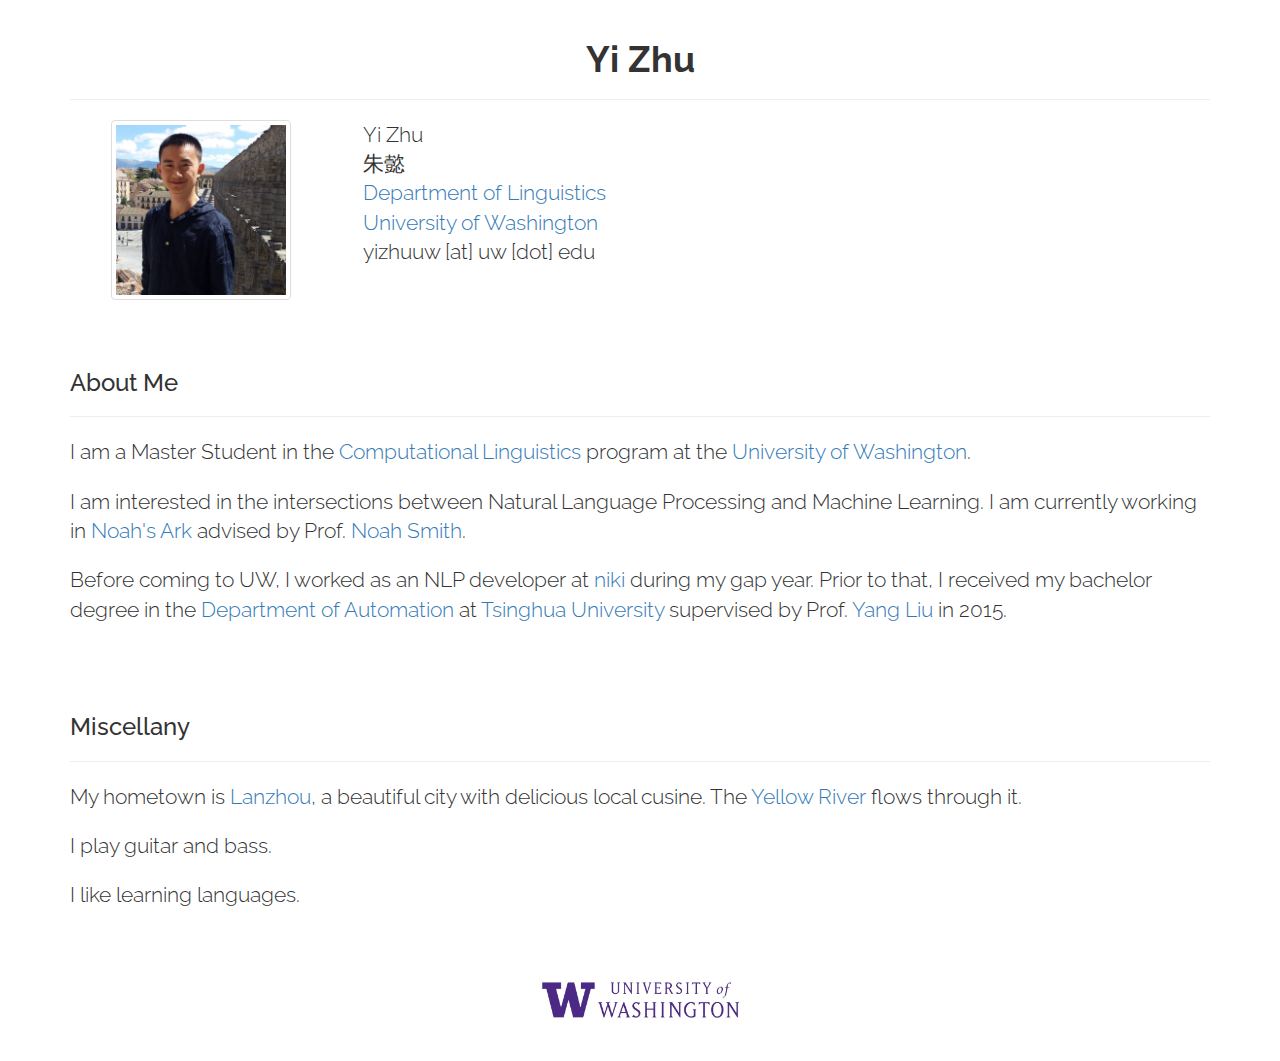
<file: index.html>
<!DOCTYPE html>
<html lang="en">
  <head>
    <meta charset="UTF-8">
    <meta name="viewport" content="width=device-width, initial-scale=1">
    <title>Yi Zhu</title>
    <script src="js/jquery.min.js"></script>
    <script src="js/bootstrap.min.js"></script>
    <script src="js/google-analytics.js"></script>
    <script src="js/main.js"></script>
    <link rel="stylesheet" href="css/bootstrap.min.css">
    <link rel="stylesheet" href="css/main.css">
    <link rel="stylesheet" href="https://fonts.googleapis.com/css?family=Raleway">
    <link rel="icon" type="image/png" href="img/logo.png">
  </head>
  <body>
      <div class="container">
          <div class="page-header text-center">
	            <h1><b>Yi Zhu</b></h1>
          </div>
	        <div class="page-body row">
	            <div class="col-sm-3 text-center">
	                <img id="photo" src="img/photo.jpg" class="fit-container img-thumbnail" alt="Me">
	            </div>
	            <div class="col-sm-9">
	                <p class="lead">
                      Yi Zhu <br>
                      朱懿   <br>
                      <a href="https://linguistics.washington.edu/">Department of Linguistics</a> <br>
                      <a href="http://www.washington.edu/">University of Washington</a> <br>
                      yizhuuw [at] uw [dot] edu <br>
	                </p>
	            </div>
	        </div>
          <div class="page" id="about_me">About Me</div>
          <div class="page" id="misc">Miscellany</div>
          <div class="text-center">
              <a href="http://www.washington.edu/"><img src="img/logo.jpg" style="width:200px" alt="UW"></a>
          </div>
          <br />
          <div class="visit-tracker">
            <script type='text/javascript' id='clustrmaps' src='//cdn.clustrmaps.com/map_v2.js?cl=080808&w=200&t=tt&d=cGAb6RWzb_zSmN7JLKs_1f98ir6Ar6ZjFV2fgOsQYR4&co=ffffff&cmo=3acc3a&cmn=ff5353&ct=808080'></script>
          </div>
          <br />
      </div>
  </body>
</html>
</file>
<file: css/main.css>
h1, h3 {
    font-family: 'Raleway', serif;
}

p, dt, dd {
    font-family: 'Raleway', serif;
    font-size: 15px;
}

.venue {
    font-style: italic;
}

.page-body {
    padding-bottom: 50px;
}

#photo {
    width: 180px;
}
</file>
